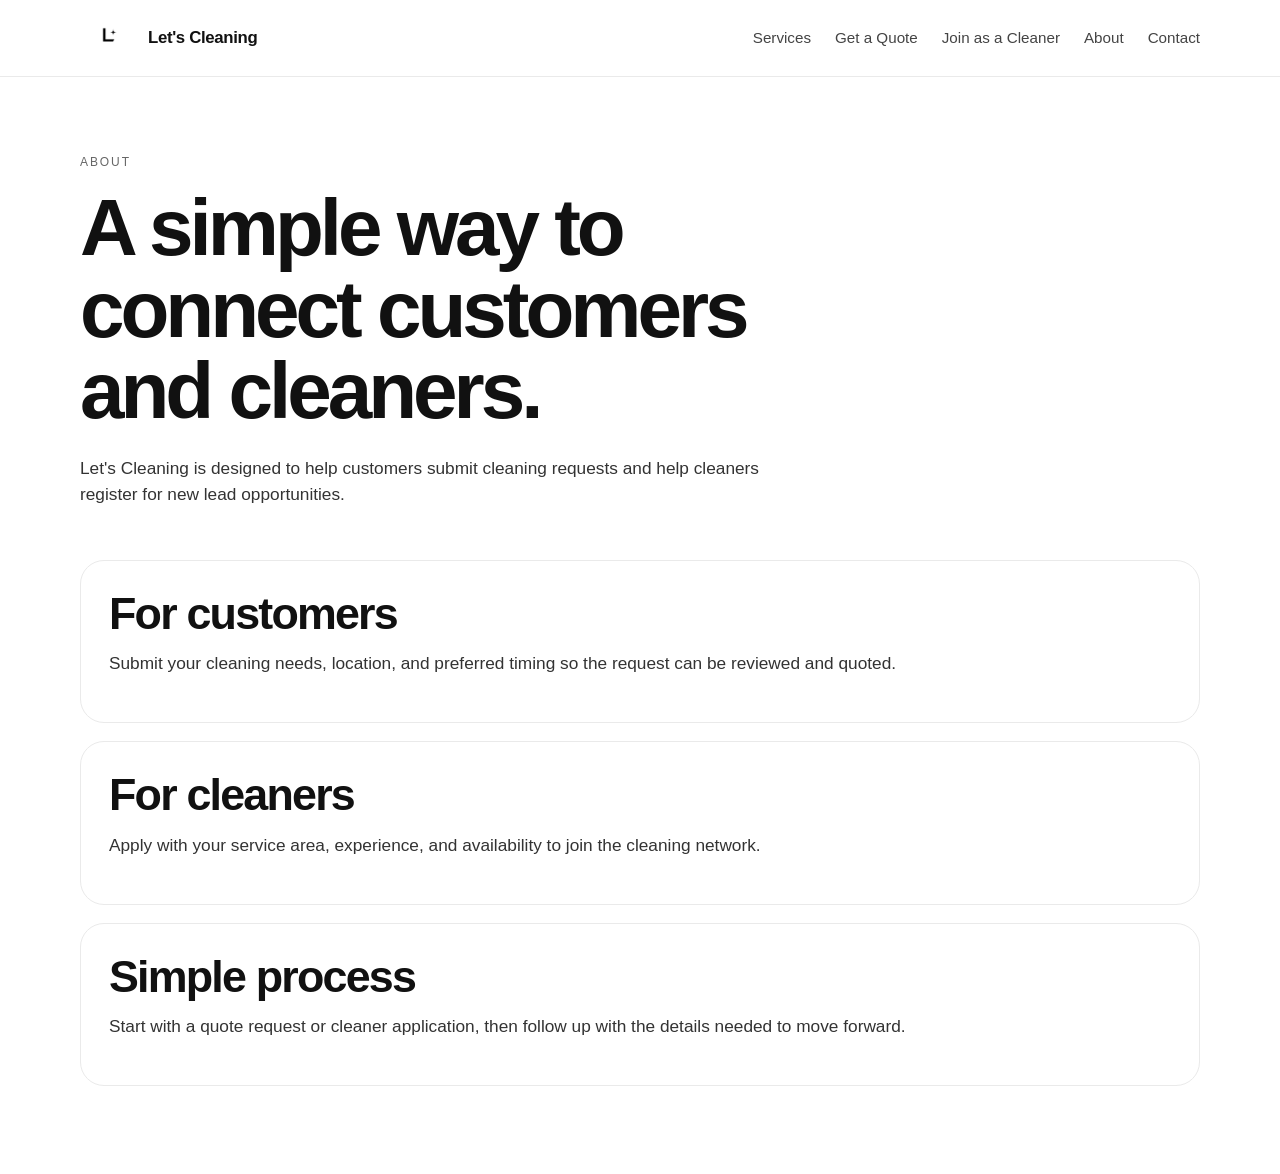
<file: about.html>
<!DOCTYPE html>
<html lang="en">
  <head>
    <meta charset="UTF-8" />
    <meta name="viewport" content="width=device-width, initial-scale=1.0" />
    <title>About Let's Cleaning</title>
    <meta
      name="description"
      content="Learn how Let's Cleaning connects customers who need cleaning services with cleaners ready to work."
    />
    <meta name="robots" content="index, follow" />
    <link rel="canonical" href="https://letscleaning.com/about.html" />
    <link rel="stylesheet" href="styles.css" />
  </head>
  <body>
    <header class="site-header">
      <div class="page-shell nav-shell">
        <a class="brand brand-mark" href="index.html" aria-label="Let's Cleaning home">
          <img src="L Logo.png" alt="Let's Cleaning logo" class="brand-logo" />
          <span class="brand-text">Let's Cleaning</span>
        </a>
        <nav class="site-nav">
          <a href="services.html">Services</a>
          <a href="get-a-quote.html">Get a Quote</a>
          <a href="join-cleaner.html">Join as a Cleaner</a>
          <a href="about.html">About</a>
          <a href="contact.html">Contact</a>
        </nav>
      </div>
    </header>

    <main class="page-shell interior-page">
      <section class="page-intro">
        <p class="eyebrow">About</p>
        <h1>A simple way to connect customers and cleaners.</h1>
        <p class="lead">
          Let's Cleaning is designed to help customers submit cleaning requests
          and help cleaners register for new lead opportunities.
        </p>
      </section>

      <section class="stack-list">
        <article class="detail-card">
          <h2>For customers</h2>
          <p>Submit your cleaning needs, location, and preferred timing so the request can be reviewed and quoted.</p>
        </article>
        <article class="detail-card">
          <h2>For cleaners</h2>
          <p>Apply with your service area, experience, and availability to join the cleaning network.</p>
        </article>
        <article class="detail-card">
          <h2>Simple process</h2>
          <p>Start with a quote request or cleaner application, then follow up with the details needed to move forward.</p>
        </article>
      </section>
    </main>
  </body>
</html>
</file>
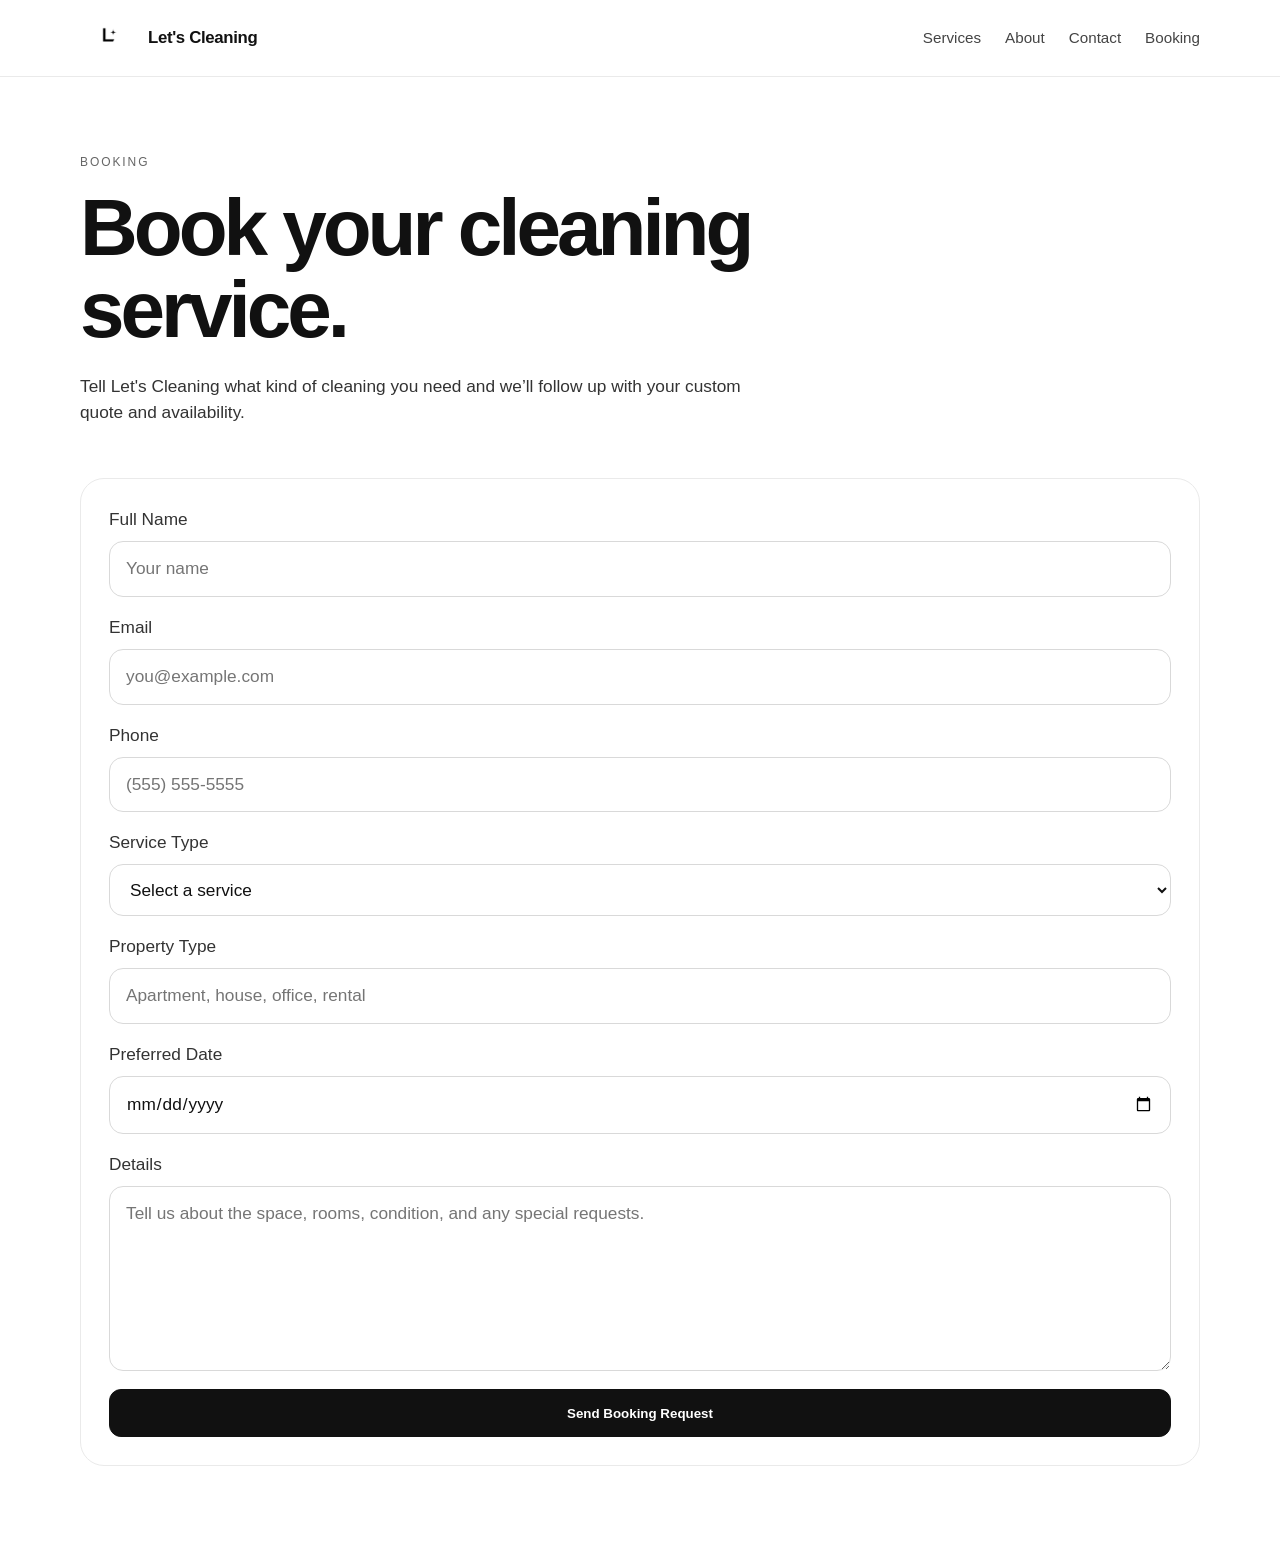
<file: booking.html>
<!DOCTYPE html>
<html lang="en">
  <head>
    <meta charset="UTF-8" />
    <meta name="viewport" content="width=device-width, initial-scale=1.0" />
    <title>Book Cleaning Service | Let's Cleaning</title>
    <meta
      name="description"
      content="Book cleaning service with Let's Cleaning for homes, apartments, rentals, offices, and move-out cleanings."
    />
    <meta name="robots" content="index, follow" />
    <link rel="canonical" href="https://letscleaning.com/booking.html" />
    <link rel="stylesheet" href="styles.css" />
  </head>
  <body>
    <header class="site-header">
      <div class="page-shell nav-shell">
        <a class="brand brand-mark" href="index.html" aria-label="Let's Cleaning home">
          <img src="L Logo.png" alt="Let's Cleaning logo" class="brand-logo" />
          <span class="brand-text">Let's Cleaning</span>
        </a>
        <nav class="site-nav">
          <a href="services.html">Services</a>
          <a href="about.html">About</a>
          <a href="contact.html">Contact</a>
          <a href="booking.html">Booking</a>
        </nav>
      </div>
    </header>

    <main class="page-shell interior-page">
      <section class="page-intro">
        <p class="eyebrow">Booking</p>
        <h1>Book your cleaning service.</h1>
        <p class="lead">
          Tell Let's Cleaning what kind of cleaning you need and we’ll follow up
          with your custom quote and availability.
        </p>
      </section>

      <section class="detail-card booking-card">
        <form class="booking-form" action="mailto:hello@letscleaning.com" method="post" enctype="text/plain">
          <label>
            Full Name
            <input type="text" name="Full Name" placeholder="Your name" required />
          </label>
          <label>
            Email
            <input type="email" name="Email" placeholder="you@example.com" required />
          </label>
          <label>
            Phone
            <input type="tel" name="Phone" placeholder="(555) 555-5555" />
          </label>
          <label>
            Service Type
            <select name="Service Type" required>
              <option value="">Select a service</option>
              <option>Standard Cleaning</option>
              <option>Deep Cleaning</option>
              <option>Move-In / Move-Out Cleaning</option>
              <option>Office Cleaning</option>
              <option>Airbnb Turnover</option>
              <option>Custom Request</option>
            </select>
          </label>
          <label>
            Property Type
            <input type="text" name="Property Type" placeholder="Apartment, house, office, rental" />
          </label>
          <label>
            Preferred Date
            <input type="date" name="Preferred Date" />
          </label>
          <label>
            Details
            <textarea name="Details" rows="6" placeholder="Tell us about the space, rooms, condition, and any special requests."></textarea>
          </label>
          <button class="button primary" type="submit">Send Booking Request</button>
        </form>
      </section>
    </main>
  </body>
</html>
</file>
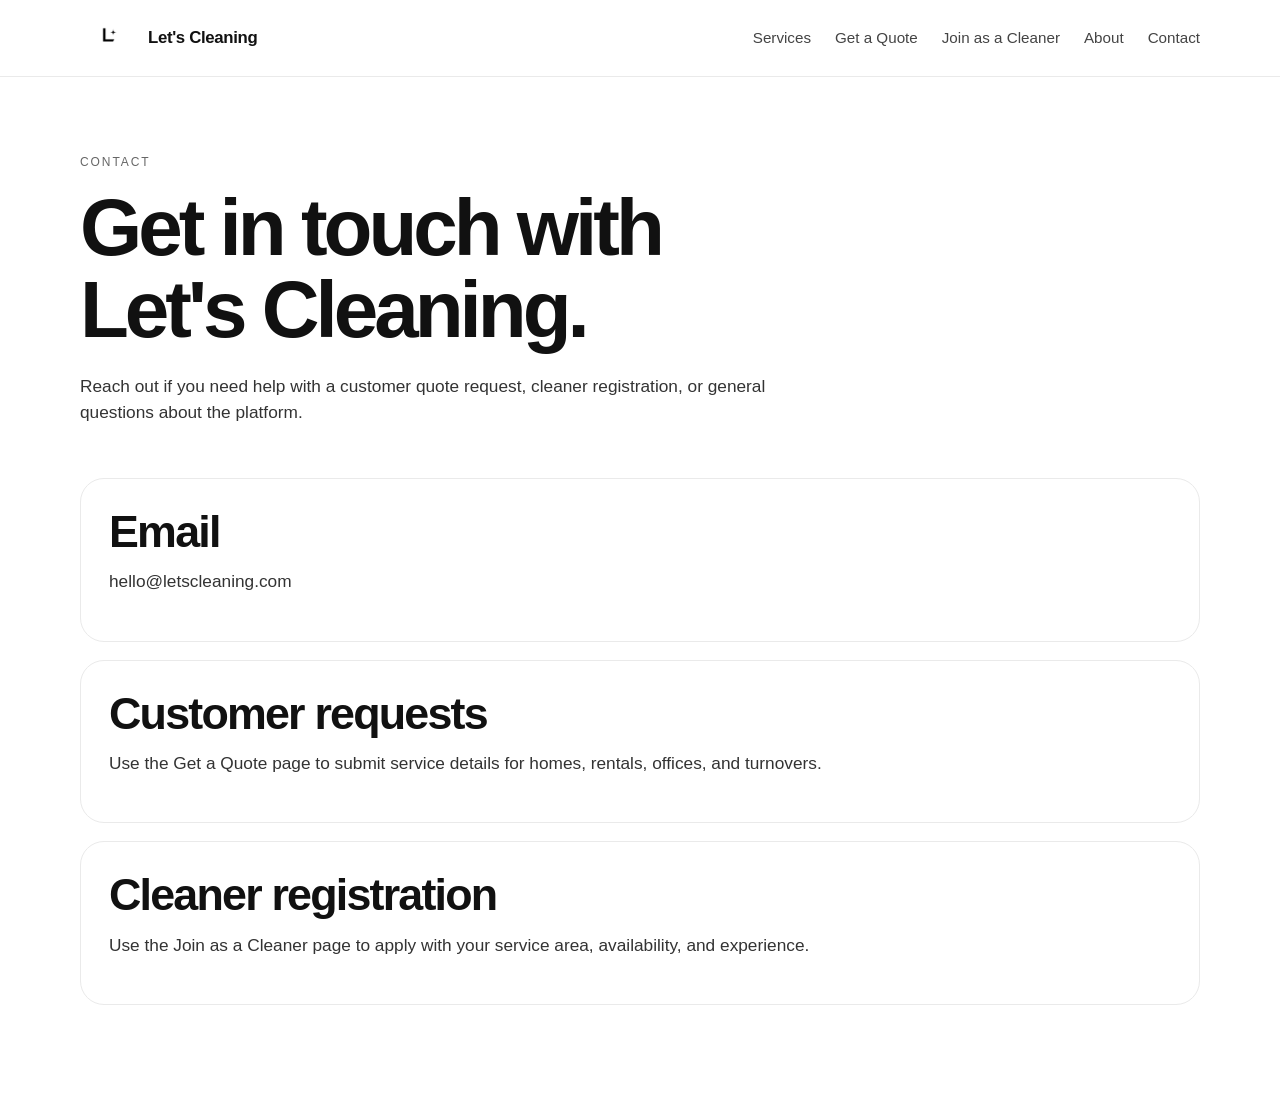
<file: contact.html>
<!DOCTYPE html>
<html lang="en">
  <head>
    <meta charset="UTF-8" />
    <meta name="viewport" content="width=device-width, initial-scale=1.0" />
    <title>Contact Let's Cleaning</title>
    <meta
      name="description"
      content="Contact Let's Cleaning to ask questions, request help, or learn more about quotes and cleaner registration."
    />
    <meta name="robots" content="index, follow" />
    <link rel="canonical" href="https://letscleaning.com/contact.html" />
    <link rel="stylesheet" href="styles.css" />
  </head>
  <body>
    <header class="site-header">
      <div class="page-shell nav-shell">
        <a class="brand brand-mark" href="index.html" aria-label="Let's Cleaning home">
          <img src="L Logo.png" alt="Let's Cleaning logo" class="brand-logo" />
          <span class="brand-text">Let's Cleaning</span>
        </a>
        <nav class="site-nav">
          <a href="services.html">Services</a>
          <a href="get-a-quote.html">Get a Quote</a>
          <a href="join-cleaner.html">Join as a Cleaner</a>
          <a href="about.html">About</a>
          <a href="contact.html">Contact</a>
        </nav>
      </div>
    </header>

    <main class="page-shell interior-page">
      <section class="page-intro">
        <p class="eyebrow">Contact</p>
        <h1>Get in touch with Let's Cleaning.</h1>
        <p class="lead">
          Reach out if you need help with a customer quote request, cleaner registration,
          or general questions about the platform.
        </p>
      </section>

      <section class="stack-list">
        <article class="detail-card">
          <h2>Email</h2>
          <p><a href="mailto:hello@letscleaning.com">hello@letscleaning.com</a></p>
        </article>
        <article class="detail-card">
          <h2>Customer requests</h2>
          <p>Use the Get a Quote page to submit service details for homes, rentals, offices, and turnovers.</p>
        </article>
        <article class="detail-card">
          <h2>Cleaner registration</h2>
          <p>Use the Join as a Cleaner page to apply with your service area, availability, and experience.</p>
        </article>
      </section>
    </main>
  </body>
</html>
</file>
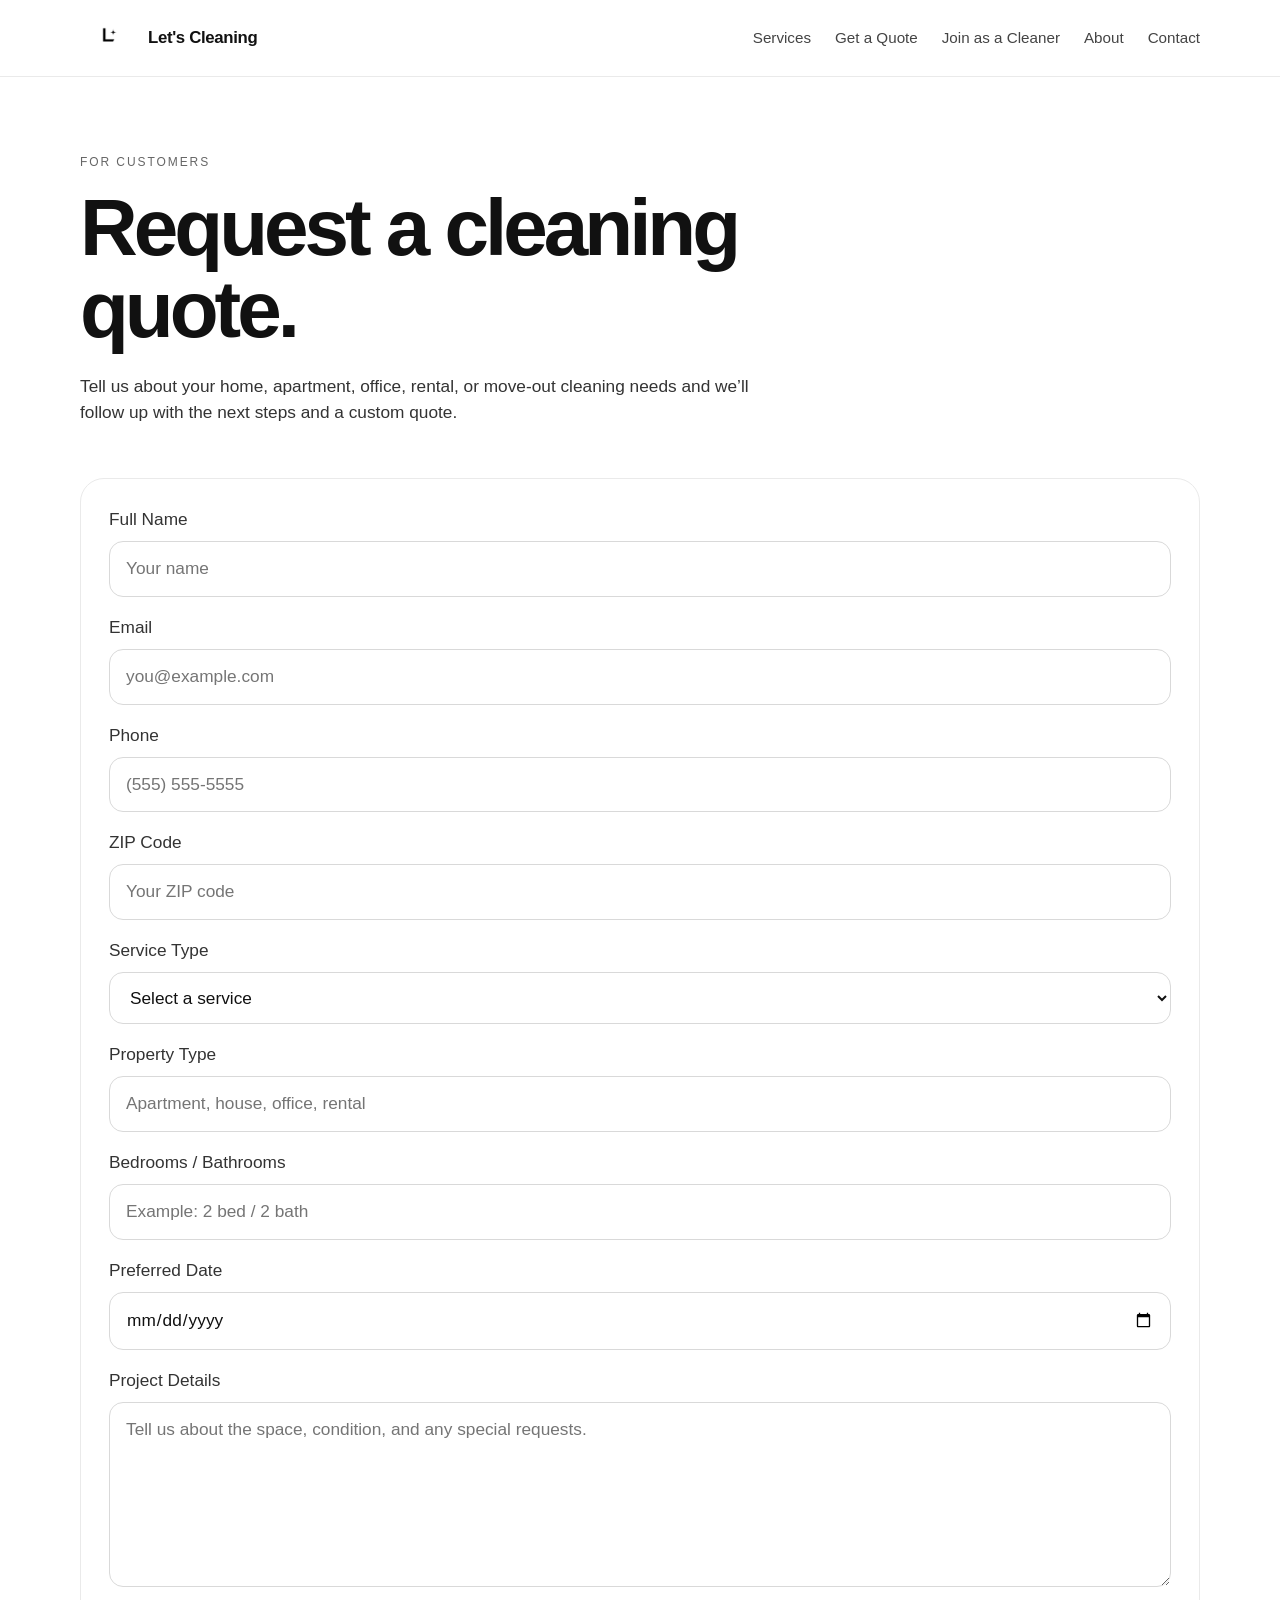
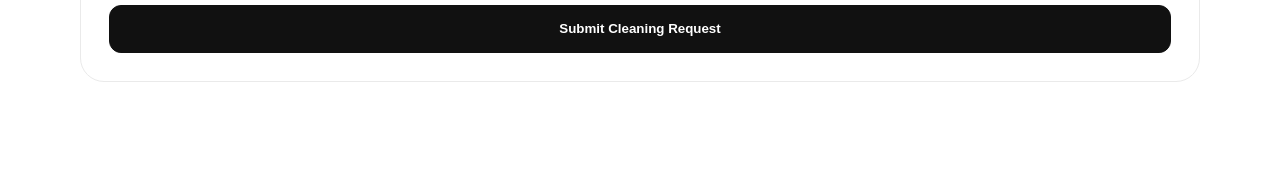
<file: get-a-quote.html>
<!DOCTYPE html>
<html lang="en">
  <head>
    <meta charset="UTF-8" />
    <meta name="viewport" content="width=device-width, initial-scale=1.0" />
    <title>Get a Cleaning Quote | Let's Cleaning</title>
    <meta
      name="description"
      content="Submit a cleaning request with Let's Cleaning for homes, apartments, offices, rentals, and move-out cleanings."
    />
    <meta name="robots" content="index, follow" />
    <link rel="canonical" href="https://letscleaning.com/get-a-quote.html" />
    <link rel="stylesheet" href="styles.css" />
  </head>
  <body>
    <header class="site-header">
      <div class="page-shell nav-shell">
        <a class="brand brand-mark" href="index.html" aria-label="Let's Cleaning home">
          <img src="L Logo.png" alt="Let's Cleaning logo" class="brand-logo" />
          <span class="brand-text">Let's Cleaning</span>
        </a>
        <nav class="site-nav">
          <a href="services.html">Services</a>
          <a href="get-a-quote.html">Get a Quote</a>
          <a href="join-cleaner.html">Join as a Cleaner</a>
          <a href="about.html">About</a>
          <a href="contact.html">Contact</a>
        </nav>
      </div>
    </header>

    <main class="page-shell interior-page">
      <section class="page-intro">
        <p class="eyebrow">For Customers</p>
        <h1>Request a cleaning quote.</h1>
        <p class="lead">
          Tell us about your home, apartment, office, rental, or move-out cleaning needs
          and we’ll follow up with the next steps and a custom quote.
        </p>
      </section>

      <section class="detail-card booking-card">
        <form class="booking-form" action="mailto:hello@letscleaning.com" method="post" enctype="text/plain">
          <label>
            Full Name
            <input type="text" name="Full Name" placeholder="Your name" required />
          </label>
          <label>
            Email
            <input type="email" name="Email" placeholder="you@example.com" required />
          </label>
          <label>
            Phone
            <input type="tel" name="Phone" placeholder="(555) 555-5555" />
          </label>
          <label>
            ZIP Code
            <input type="text" name="ZIP Code" placeholder="Your ZIP code" />
          </label>
          <label>
            Service Type
            <select name="Service Type" required>
              <option value="">Select a service</option>
              <option>Standard Cleaning</option>
              <option>Deep Cleaning</option>
              <option>Move-In / Move-Out Cleaning</option>
              <option>Office Cleaning</option>
              <option>Airbnb Turnover</option>
              <option>Custom Request</option>
            </select>
          </label>
          <label>
            Property Type
            <input type="text" name="Property Type" placeholder="Apartment, house, office, rental" />
          </label>
          <label>
            Bedrooms / Bathrooms
            <input type="text" name="Bedrooms and Bathrooms" placeholder="Example: 2 bed / 2 bath" />
          </label>
          <label>
            Preferred Date
            <input type="date" name="Preferred Date" />
          </label>
          <label>
            Project Details
            <textarea name="Project Details" rows="6" placeholder="Tell us about the space, condition, and any special requests."></textarea>
          </label>
          <button class="button primary" type="submit">Submit Cleaning Request</button>
        </form>
      </section>
    </main>
  </body>
</html>
</file>
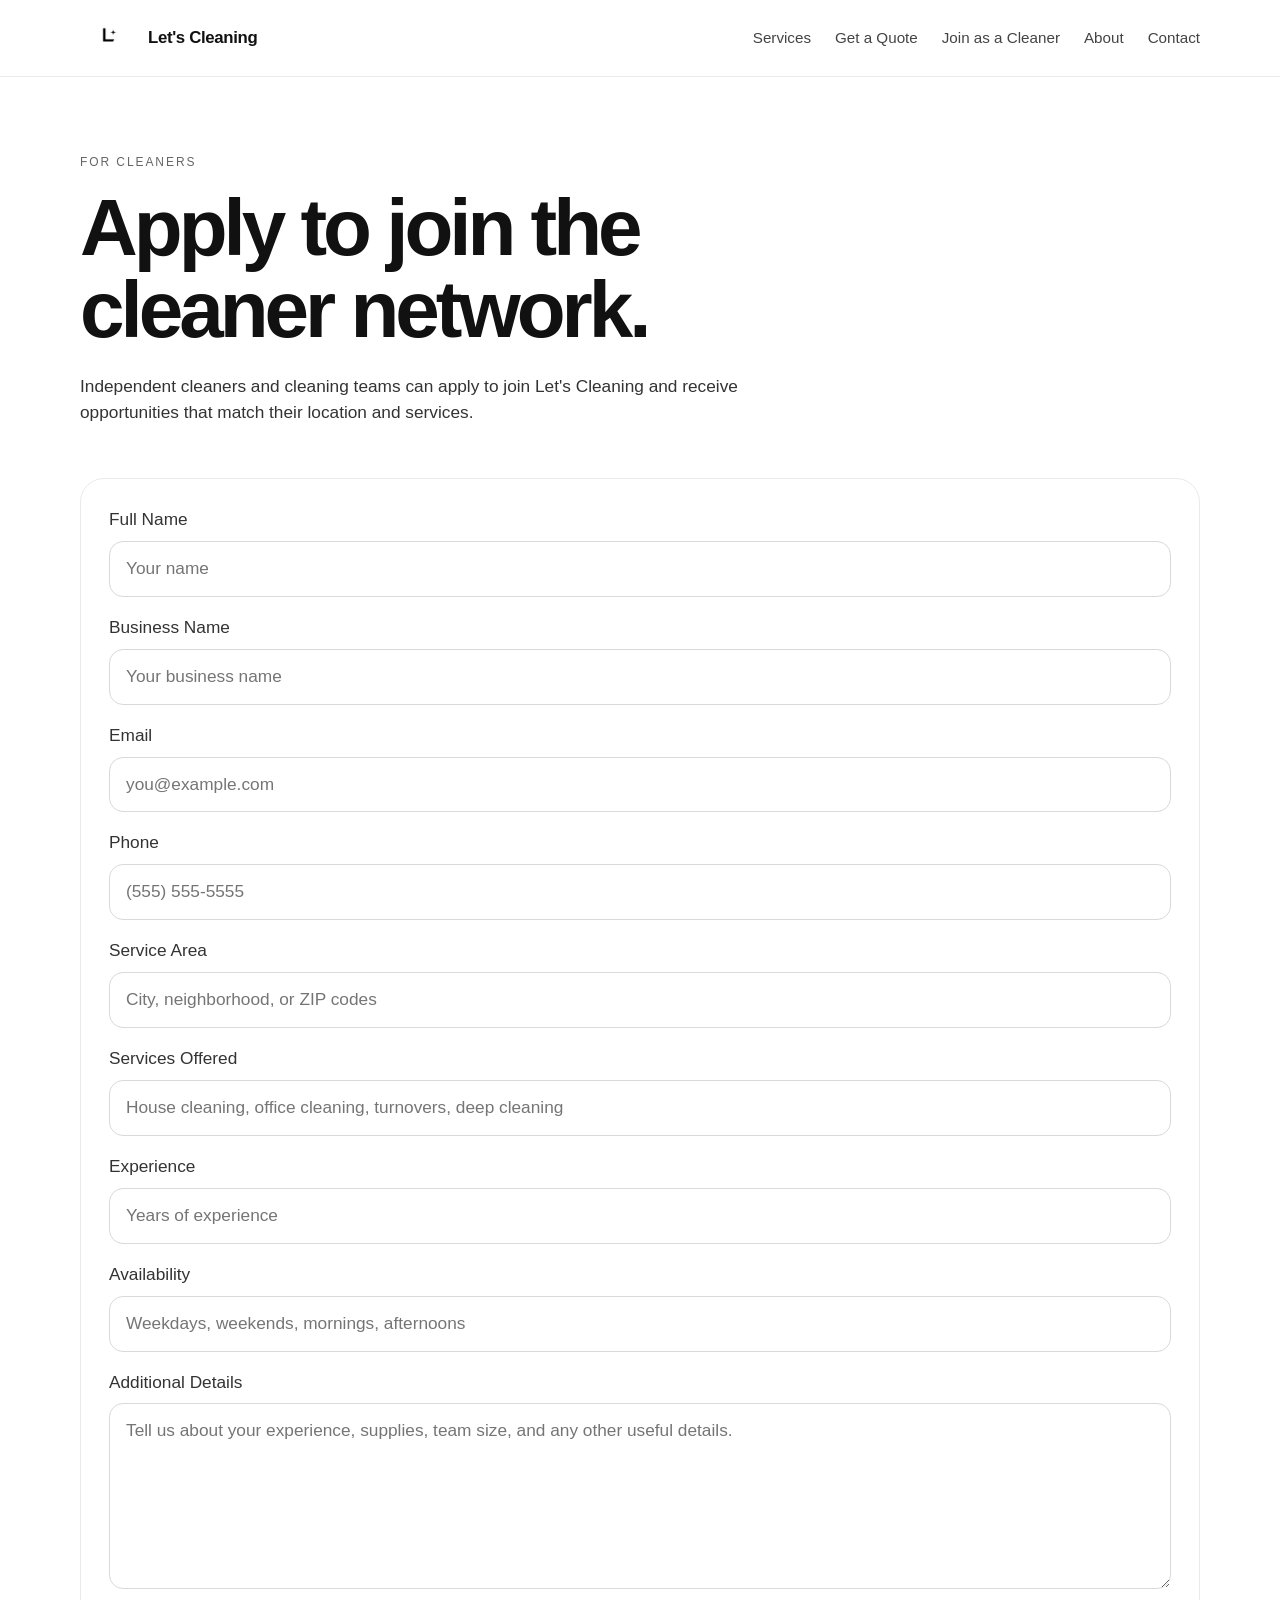
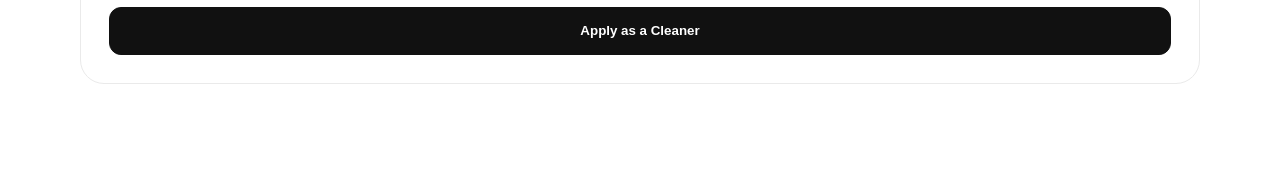
<file: join-cleaner.html>
<!DOCTYPE html>
<html lang="en">
  <head>
    <meta charset="UTF-8" />
    <meta name="viewport" content="width=device-width, initial-scale=1.0" />
    <title>Join as a Cleaner | Let's Cleaning</title>
    <meta
      name="description"
      content="Apply to join Let's Cleaning as a cleaner and share your service area, experience, and availability."
    />
    <meta name="robots" content="index, follow" />
    <link rel="canonical" href="https://letscleaning.com/join-cleaner.html" />
    <link rel="stylesheet" href="styles.css" />
  </head>
  <body>
    <header class="site-header">
      <div class="page-shell nav-shell">
        <a class="brand brand-mark" href="index.html" aria-label="Let's Cleaning home">
          <img src="L Logo.png" alt="Let's Cleaning logo" class="brand-logo" />
          <span class="brand-text">Let's Cleaning</span>
        </a>
        <nav class="site-nav">
          <a href="services.html">Services</a>
          <a href="get-a-quote.html">Get a Quote</a>
          <a href="join-cleaner.html">Join as a Cleaner</a>
          <a href="about.html">About</a>
          <a href="contact.html">Contact</a>
        </nav>
      </div>
    </header>

    <main class="page-shell interior-page">
      <section class="page-intro">
        <p class="eyebrow">For Cleaners</p>
        <h1>Apply to join the cleaner network.</h1>
        <p class="lead">
          Independent cleaners and cleaning teams can apply to join Let's Cleaning
          and receive opportunities that match their location and services.
        </p>
      </section>

      <section class="detail-card booking-card">
        <form class="booking-form" action="mailto:hello@letscleaning.com" method="post" enctype="text/plain">
          <label>
            Full Name
            <input type="text" name="Full Name" placeholder="Your name" required />
          </label>
          <label>
            Business Name
            <input type="text" name="Business Name" placeholder="Your business name" />
          </label>
          <label>
            Email
            <input type="email" name="Email" placeholder="you@example.com" required />
          </label>
          <label>
            Phone
            <input type="tel" name="Phone" placeholder="(555) 555-5555" />
          </label>
          <label>
            Service Area
            <input type="text" name="Service Area" placeholder="City, neighborhood, or ZIP codes" />
          </label>
          <label>
            Services Offered
            <input type="text" name="Services Offered" placeholder="House cleaning, office cleaning, turnovers, deep cleaning" />
          </label>
          <label>
            Experience
            <input type="text" name="Experience" placeholder="Years of experience" />
          </label>
          <label>
            Availability
            <input type="text" name="Availability" placeholder="Weekdays, weekends, mornings, afternoons" />
          </label>
          <label>
            Additional Details
            <textarea name="Additional Details" rows="6" placeholder="Tell us about your experience, supplies, team size, and any other useful details."></textarea>
          </label>
          <button class="button primary" type="submit">Apply as a Cleaner</button>
        </form>
      </section>
    </main>
  </body>
</html>
</file>
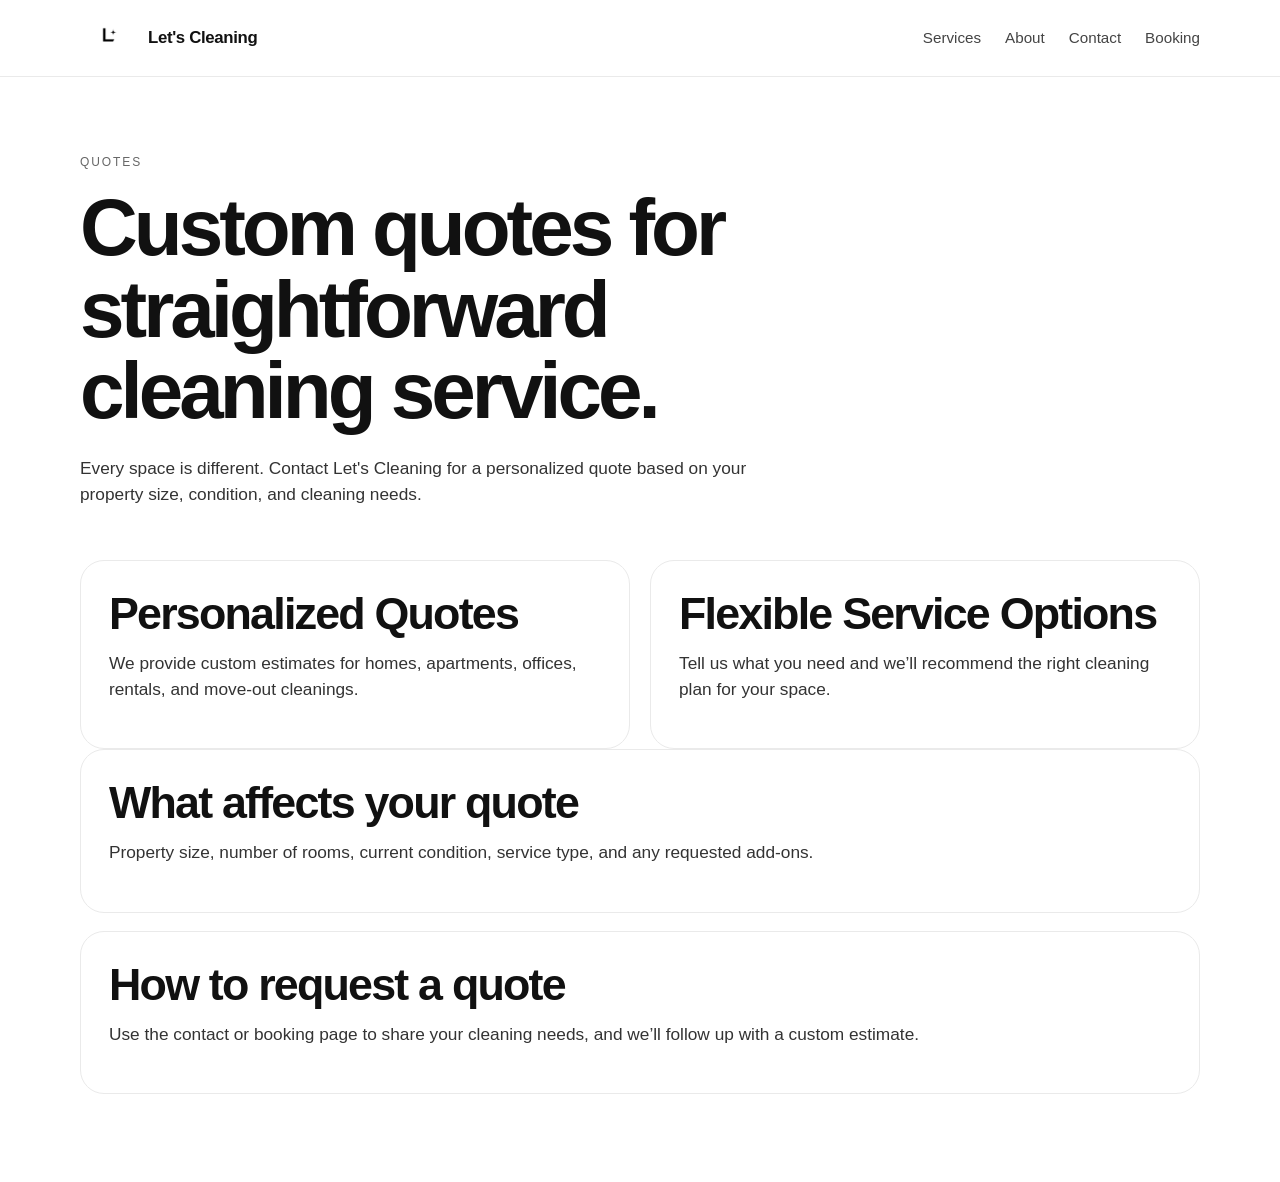
<file: pricing.html>
<!DOCTYPE html>
<html lang="en">
  <head>
    <meta charset="UTF-8" />
    <meta name="viewport" content="width=device-width, initial-scale=1.0" />
    <title>Cleaning Quotes | Let's Cleaning</title>
    <meta
      name="description"
      content="Request a custom cleaning quote from Let's Cleaning for homes, apartments, offices, rentals, and move-out cleanings."
    />
    <meta name="robots" content="index, follow" />
    <link rel="canonical" href="https://letscleaning.com/pricing.html" />
    <link rel="stylesheet" href="styles.css" />
  </head>
  <body>
    <header class="site-header">
      <div class="page-shell nav-shell">
        <a class="brand brand-mark" href="index.html" aria-label="Let's Cleaning home">
          <img src="L Logo.png" alt="Let's Cleaning logo" class="brand-logo" />
          <span class="brand-text">Let's Cleaning</span>
        </a>
        <nav class="site-nav">
          <a href="services.html">Services</a>
          <a href="about.html">About</a>
          <a href="contact.html">Contact</a>
          <a href="booking.html">Booking</a>
        </nav>
      </div>
    </header>

    <main class="page-shell interior-page">
      <section class="page-intro">
        <p class="eyebrow">Quotes</p>
        <h1>Custom quotes for straightforward cleaning service.</h1>
        <p class="lead">
          Every space is different. Contact Let's Cleaning for a personalized quote
          based on your property size, condition, and cleaning needs.
        </p>
      </section>

      <section class="pricing-grid page-pricing-grid">
        <article class="price-card">
          <h2>Personalized Quotes</h2>
          <p>We provide custom estimates for homes, apartments, offices, rentals, and move-out cleanings.</p>
        </article>
        <article class="price-card">
          <h2>Flexible Service Options</h2>
          <p>Tell us what you need and we’ll recommend the right cleaning plan for your space.</p>
        </article>
      </section>

      <section class="stack-list pricing-notes">
        <article class="detail-card">
          <h2>What affects your quote</h2>
          <p>Property size, number of rooms, current condition, service type, and any requested add-ons.</p>
        </article>
        <article class="detail-card">
          <h2>How to request a quote</h2>
          <p>Use the contact or booking page to share your cleaning needs, and we’ll follow up with a custom estimate.</p>
        </article>
      </section>
    </main>
  </body>
</html>
</file>
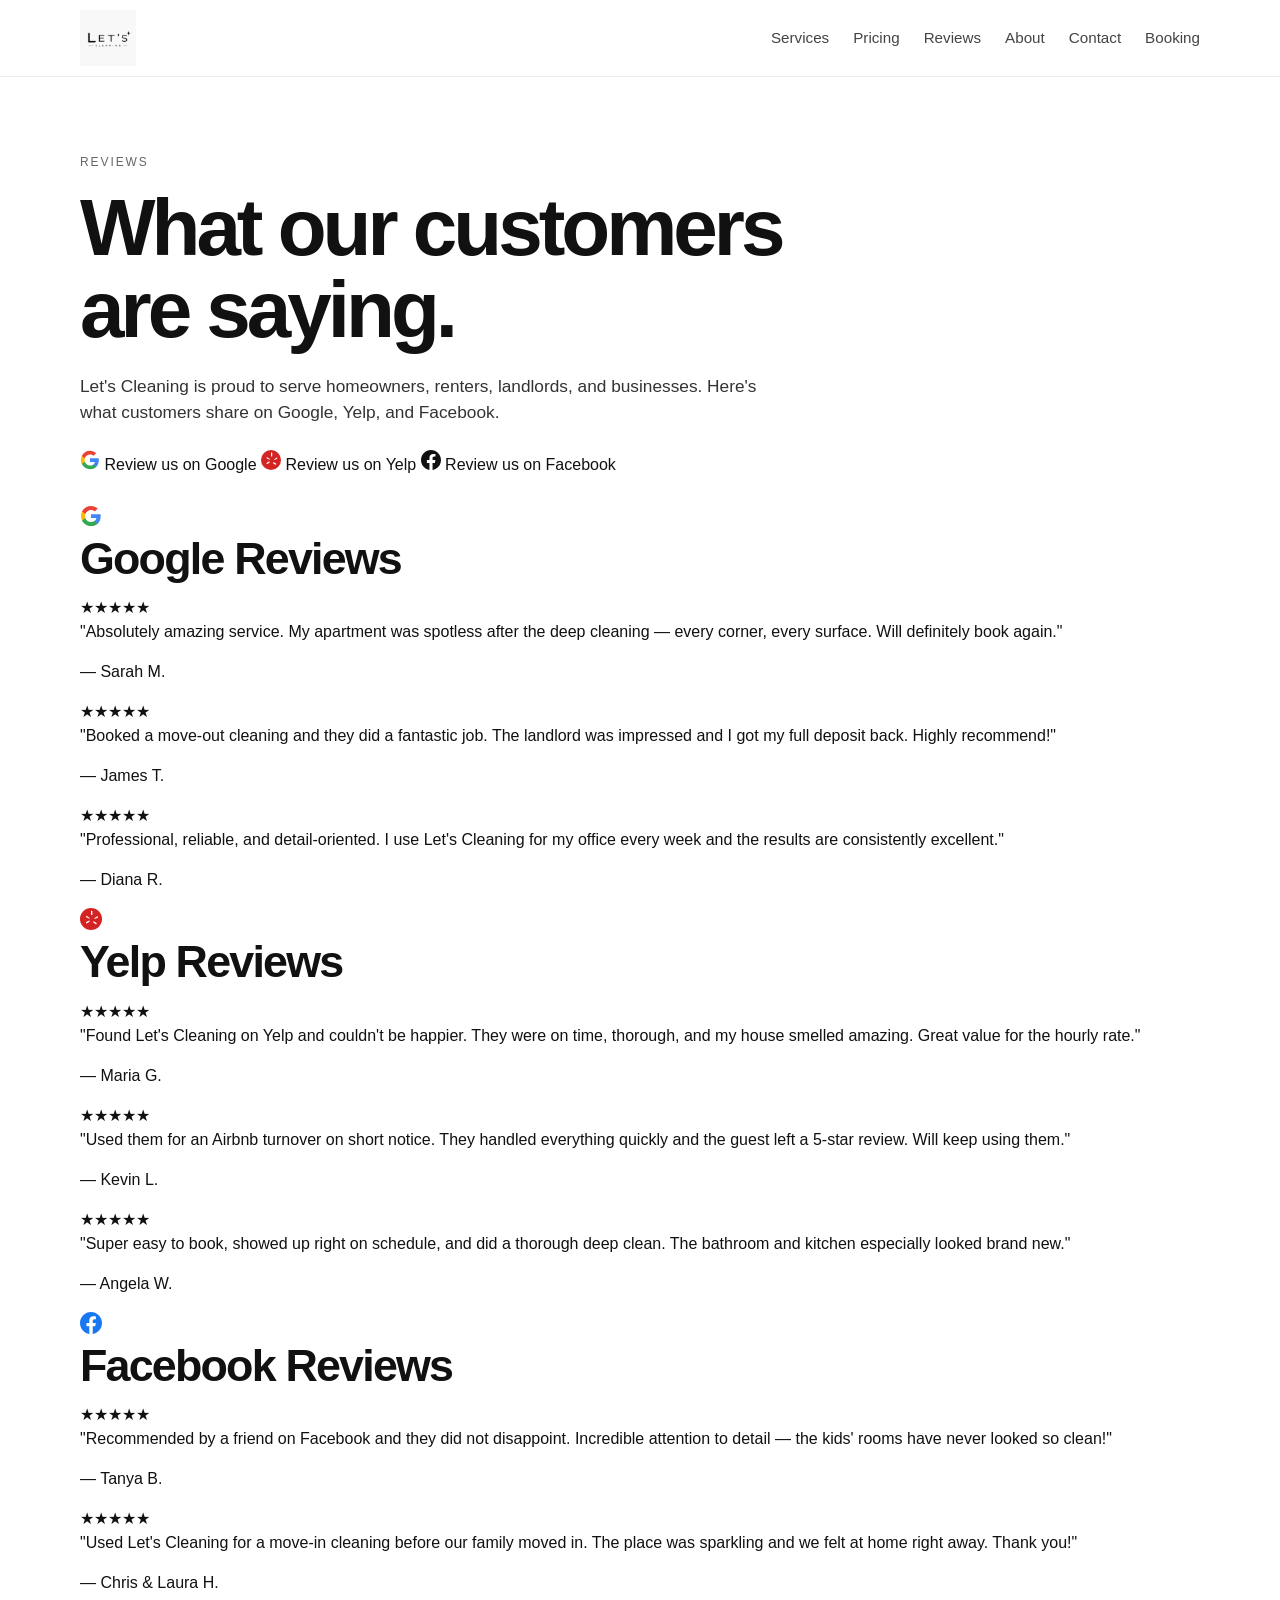
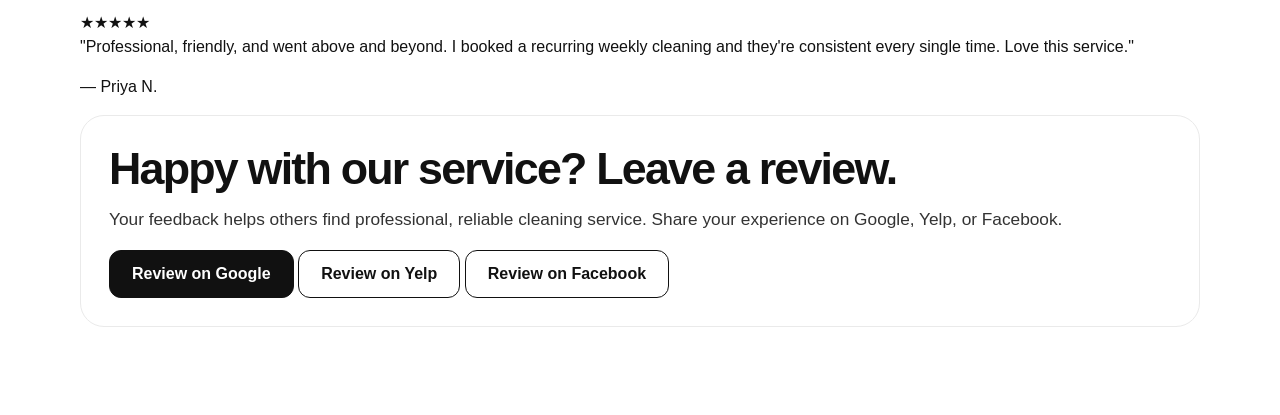
<file: reviews.html>
<!DOCTYPE html>
<html lang="en">
  <head>
    <meta charset="UTF-8" />
    <meta name="viewport" content="width=device-width, initial-scale=1.0" />
    <title>Reviews | Let's Cleaning</title>
    <meta
      name="description"
      content="Read customer reviews for Let's Cleaning on Google, Yelp, and Facebook. Trusted house cleaning, apartment cleaning, office cleaning, and move-out cleaning service."
    />
    <meta name="robots" content="index, follow" />
    <meta name="keywords" content="cleaning service reviews, house cleaning reviews, Google reviews cleaning, Yelp cleaning reviews, Facebook cleaning reviews, trusted cleaning company, cleaning service testimonials, best cleaning service" />
    <meta property="og:type" content="website" />
    <meta property="og:title" content="Reviews | Let's Cleaning" />
    <meta property="og:description" content="Read customer reviews for Let's Cleaning on Google, Yelp, and Facebook. Trusted house cleaning, apartment cleaning, office cleaning, and move-out cleaning service." />
    <meta property="og:url" content="https://letscleaning.com/reviews.html" />
    <meta property="og:site_name" content="Let's Cleaning" />
    <link rel="canonical" href="https://letscleaning.com/reviews.html" />
    <link rel="stylesheet" href="styles.css" />
  </head>
  <body>
    <header class="site-header">
      <div class="page-shell nav-shell">
        <a class="brand brand-mark" href="index.html" aria-label="Let's Cleaning home">
          <img src="logo.png" alt="Let's Cleaning logo" class="brand-logo" />
        </a>
        <nav class="site-nav">
          <a href="services.html">Services</a>
          <a href="pricing.html">Pricing</a>
          <a href="reviews.html">Reviews</a>
          <a href="about.html">About</a>
          <a href="contact.html">Contact</a>
          <a href="booking.html">Booking</a>
        </nav>
      </div>
    </header>

    <main class="page-shell interior-page">
      <section class="page-intro">
        <p class="eyebrow">Reviews</p>
        <h1>What our customers are saying.</h1>
        <p class="lead">
          Let's Cleaning is proud to serve homeowners, renters, landlords, and
          businesses. Here's what customers share on Google, Yelp, and Facebook.
        </p>
        <div class="review-platform-links">
          <a class="review-platform-badge google" href="https://www.google.com/maps/search/Let%27s+Cleaning" target="_blank" rel="noopener noreferrer">
            <svg width="20" height="20" viewBox="0 0 24 24" fill="none" aria-hidden="true">
              <path d="M22.56 12.25c0-.78-.07-1.53-.2-2.25H12v4.26h5.92c-.26 1.37-1.04 2.53-2.21 3.31v2.77h3.57c2.08-1.92 3.28-4.74 3.28-8.09z" fill="#4285F4"/>
              <path d="M12 23c2.97 0 5.46-.98 7.28-2.66l-3.57-2.77c-.98.66-2.23 1.06-3.71 1.06-2.86 0-5.29-1.93-6.16-4.53H2.18v2.84C3.99 20.53 7.7 23 12 23z" fill="#34A853"/>
              <path d="M5.84 14.09c-.22-.66-.35-1.36-.35-2.09s.13-1.43.35-2.09V7.07H2.18C1.43 8.55 1 10.22 1 12s.43 3.45 1.18 4.93l3.66-2.84z" fill="#FBBC05"/>
              <path d="M12 5.38c1.62 0 3.06.56 4.21 1.64l3.15-3.15C17.45 2.09 14.97 1 12 1 7.7 1 3.99 3.47 2.18 7.07l3.66 2.84c.87-2.6 3.3-4.53 6.16-4.53z" fill="#EA4335"/>
            </svg>
            Review us on Google
          </a>
          <a class="review-platform-badge yelp" href="https://www.yelp.com/search?find_desc=Let%27s+Cleaning" target="_blank" rel="noopener noreferrer">
            <svg width="20" height="20" viewBox="0 0 24 24" aria-hidden="true" fill="none">
              <circle cx="12" cy="12" r="12" fill="#d32323"/>
              <path d="M10.3 14.9l-2.6 1.8c-.3.2-.7.1-.9-.2l-.1-.2c-.2-.3-.1-.7.2-.9l2.7-1.6c.3-.2.7-.1.9.3.2.3.1.6-.2.8zm-.8-3.6L6.8 10c-.3-.2-.4-.6-.2-.9l.1-.2c.2-.3.6-.4.9-.2l2.6 1.8c.3.2.4.6.2.9-.2.3-.6.4-.9.2zm2.5-4.2V3.6c0-.4.3-.6.7-.6h.2c.4 0 .6.3.6.6v3.5c0 .4-.3.6-.7.6h-.2c-.3 0-.6-.2-.6-.6zm3.3 7.6l2.7 1.6c.3.2.4.6.2.9l-.1.2c-.2.3-.6.4-.9.2l-2.6-1.8c-.3-.2-.4-.6-.2-.9.2-.4.6-.4.9-.2zm.6-3.7l2.6-1.8c.3-.2.7-.1.9.2l.1.2c.2.3.1.7-.2.9l-2.7 1.3c-.3.2-.7 0-.9-.3-.1-.3 0-.6.2-.5z" fill="white"/>
            </svg>
            Review us on Yelp
          </a>
          <a class="review-platform-badge facebook" href="https://www.facebook.com/search/top?q=Let%27s+Cleaning" target="_blank" rel="noopener noreferrer">
            <svg width="20" height="20" viewBox="0 0 24 24" fill="currentColor" aria-hidden="true">
              <path d="M24 12.073C24 5.405 18.627 0 12 0S0 5.405 0 12.073C0 18.1 4.388 23.094 10.125 24v-8.437H7.078v-3.49h3.047V9.41c0-3.025 1.792-4.697 4.533-4.697 1.312 0 2.686.236 2.686.236v2.97h-1.514c-1.491 0-1.956.93-1.956 1.883v2.27h3.328l-.532 3.49h-2.796V24C19.612 23.094 24 18.1 24 12.073z"/>
            </svg>
            Review us on Facebook
          </a>
        </div>
      </section>

      <section class="reviews-section">
        <div class="reviews-platform-group">
          <div class="platform-header">
            <span class="platform-logo google-logo">
              <svg width="22" height="22" viewBox="0 0 24 24" fill="none" aria-hidden="true">
                <path d="M22.56 12.25c0-.78-.07-1.53-.2-2.25H12v4.26h5.92c-.26 1.37-1.04 2.53-2.21 3.31v2.77h3.57c2.08-1.92 3.28-4.74 3.28-8.09z" fill="#4285F4"/>
                <path d="M12 23c2.97 0 5.46-.98 7.28-2.66l-3.57-2.77c-.98.66-2.23 1.06-3.71 1.06-2.86 0-5.29-1.93-6.16-4.53H2.18v2.84C3.99 20.53 7.7 23 12 23z" fill="#34A853"/>
                <path d="M5.84 14.09c-.22-.66-.35-1.36-.35-2.09s.13-1.43.35-2.09V7.07H2.18C1.43 8.55 1 10.22 1 12s.43 3.45 1.18 4.93l3.66-2.84z" fill="#FBBC05"/>
                <path d="M12 5.38c1.62 0 3.06.56 4.21 1.64l3.15-3.15C17.45 2.09 14.97 1 12 1 7.7 1 3.99 3.47 2.18 7.07l3.66 2.84c.87-2.6 3.3-4.53 6.16-4.53z" fill="#EA4335"/>
              </svg>
            </span>
            <h2>Google Reviews</h2>
          </div>
          <div class="reviews-grid">
            <article class="review-card">
              <div class="review-stars" aria-label="5 out of 5 stars">★★★★★</div>
              <p class="review-body">"Absolutely amazing service. My apartment was spotless after the deep cleaning — every corner, every surface. Will definitely book again."</p>
              <p class="review-author">— Sarah M.</p>
            </article>
            <article class="review-card">
              <div class="review-stars" aria-label="5 out of 5 stars">★★★★★</div>
              <p class="review-body">"Booked a move-out cleaning and they did a fantastic job. The landlord was impressed and I got my full deposit back. Highly recommend!"</p>
              <p class="review-author">— James T.</p>
            </article>
            <article class="review-card">
              <div class="review-stars" aria-label="5 out of 5 stars">★★★★★</div>
              <p class="review-body">"Professional, reliable, and detail-oriented. I use Let's Cleaning for my office every week and the results are consistently excellent."</p>
              <p class="review-author">— Diana R.</p>
            </article>
          </div>
        </div>

        <div class="reviews-platform-group">
          <div class="platform-header">
            <span class="platform-logo yelp-logo">
              <svg width="22" height="22" viewBox="0 0 24 24" aria-hidden="true" fill="none">
                <circle cx="12" cy="12" r="12" fill="#d32323"/>
                <path d="M10.3 14.9l-2.6 1.8c-.3.2-.7.1-.9-.2l-.1-.2c-.2-.3-.1-.7.2-.9l2.7-1.6c.3-.2.7-.1.9.3.2.3.1.6-.2.8zm-.8-3.6L6.8 10c-.3-.2-.4-.6-.2-.9l.1-.2c.2-.3.6-.4.9-.2l2.6 1.8c.3.2.4.6.2.9-.2.3-.6.4-.9.2zm2.5-4.2V3.6c0-.4.3-.6.7-.6h.2c.4 0 .6.3.6.6v3.5c0 .4-.3.6-.7.6h-.2c-.3 0-.6-.2-.6-.6zm3.3 7.6l2.7 1.6c.3.2.4.6.2.9l-.1.2c-.2.3-.6.4-.9.2l-2.6-1.8c-.3-.2-.4-.6-.2-.9.2-.4.6-.4.9-.2zm.6-3.7l2.6-1.8c.3-.2.7-.1.9.2l.1.2c.2.3.1.7-.2.9l-2.7 1.3c-.3.2-.7 0-.9-.3-.1-.3 0-.6.2-.5z" fill="white"/>
              </svg>
            </span>
            <h2>Yelp Reviews</h2>
          </div>
          <div class="reviews-grid">
            <article class="review-card">
              <div class="review-stars" aria-label="5 out of 5 stars">★★★★★</div>
              <p class="review-body">"Found Let's Cleaning on Yelp and couldn't be happier. They were on time, thorough, and my house smelled amazing. Great value for the hourly rate."</p>
              <p class="review-author">— Maria G.</p>
            </article>
            <article class="review-card">
              <div class="review-stars" aria-label="5 out of 5 stars">★★★★★</div>
              <p class="review-body">"Used them for an Airbnb turnover on short notice. They handled everything quickly and the guest left a 5-star review. Will keep using them."</p>
              <p class="review-author">— Kevin L.</p>
            </article>
            <article class="review-card">
              <div class="review-stars" aria-label="5 out of 5 stars">★★★★★</div>
              <p class="review-body">"Super easy to book, showed up right on schedule, and did a thorough deep clean. The bathroom and kitchen especially looked brand new."</p>
              <p class="review-author">— Angela W.</p>
            </article>
          </div>
        </div>

        <div class="reviews-platform-group">
          <div class="platform-header">
            <span class="platform-logo facebook-logo">
              <svg width="22" height="22" viewBox="0 0 24 24" fill="#1877F2" aria-hidden="true">
                <path d="M24 12.073C24 5.405 18.627 0 12 0S0 5.405 0 12.073C0 18.1 4.388 23.094 10.125 24v-8.437H7.078v-3.49h3.047V9.41c0-3.025 1.792-4.697 4.533-4.697 1.312 0 2.686.236 2.686.236v2.97h-1.514c-1.491 0-1.956.93-1.956 1.883v2.27h3.328l-.532 3.49h-2.796V24C19.612 23.094 24 18.1 24 12.073z"/>
              </svg>
            </span>
            <h2>Facebook Reviews</h2>
          </div>
          <div class="reviews-grid">
            <article class="review-card">
              <div class="review-stars" aria-label="5 out of 5 stars">★★★★★</div>
              <p class="review-body">"Recommended by a friend on Facebook and they did not disappoint. Incredible attention to detail — the kids' rooms have never looked so clean!"</p>
              <p class="review-author">— Tanya B.</p>
            </article>
            <article class="review-card">
              <div class="review-stars" aria-label="5 out of 5 stars">★★★★★</div>
              <p class="review-body">"Used Let's Cleaning for a move-in cleaning before our family moved in. The place was sparkling and we felt at home right away. Thank you!"</p>
              <p class="review-author">— Chris & Laura H.</p>
            </article>
            <article class="review-card">
              <div class="review-stars" aria-label="5 out of 5 stars">★★★★★</div>
              <p class="review-body">"Professional, friendly, and went above and beyond. I booked a recurring weekly cleaning and they're consistent every single time. Love this service."</p>
              <p class="review-author">— Priya N.</p>
            </article>
          </div>
        </div>
      </section>

      <section class="reviews-cta detail-card">
        <h2>Happy with our service? Leave a review.</h2>
        <p>Your feedback helps others find professional, reliable cleaning service. Share your experience on Google, Yelp, or Facebook.</p>
        <div class="actions" style="margin-top: 18px;">
          <a class="button primary" href="https://www.google.com/maps/search/Let%27s+Cleaning" target="_blank" rel="noopener noreferrer">Review on Google</a>
          <a class="button secondary" href="https://www.yelp.com/search?find_desc=Let%27s+Cleaning" target="_blank" rel="noopener noreferrer">Review on Yelp</a>
          <a class="button secondary" href="https://www.facebook.com/search/top?q=Let%27s+Cleaning" target="_blank" rel="noopener noreferrer">Review on Facebook</a>
        </div>
      </section>
    </main>
  </body>
</html>
</file>
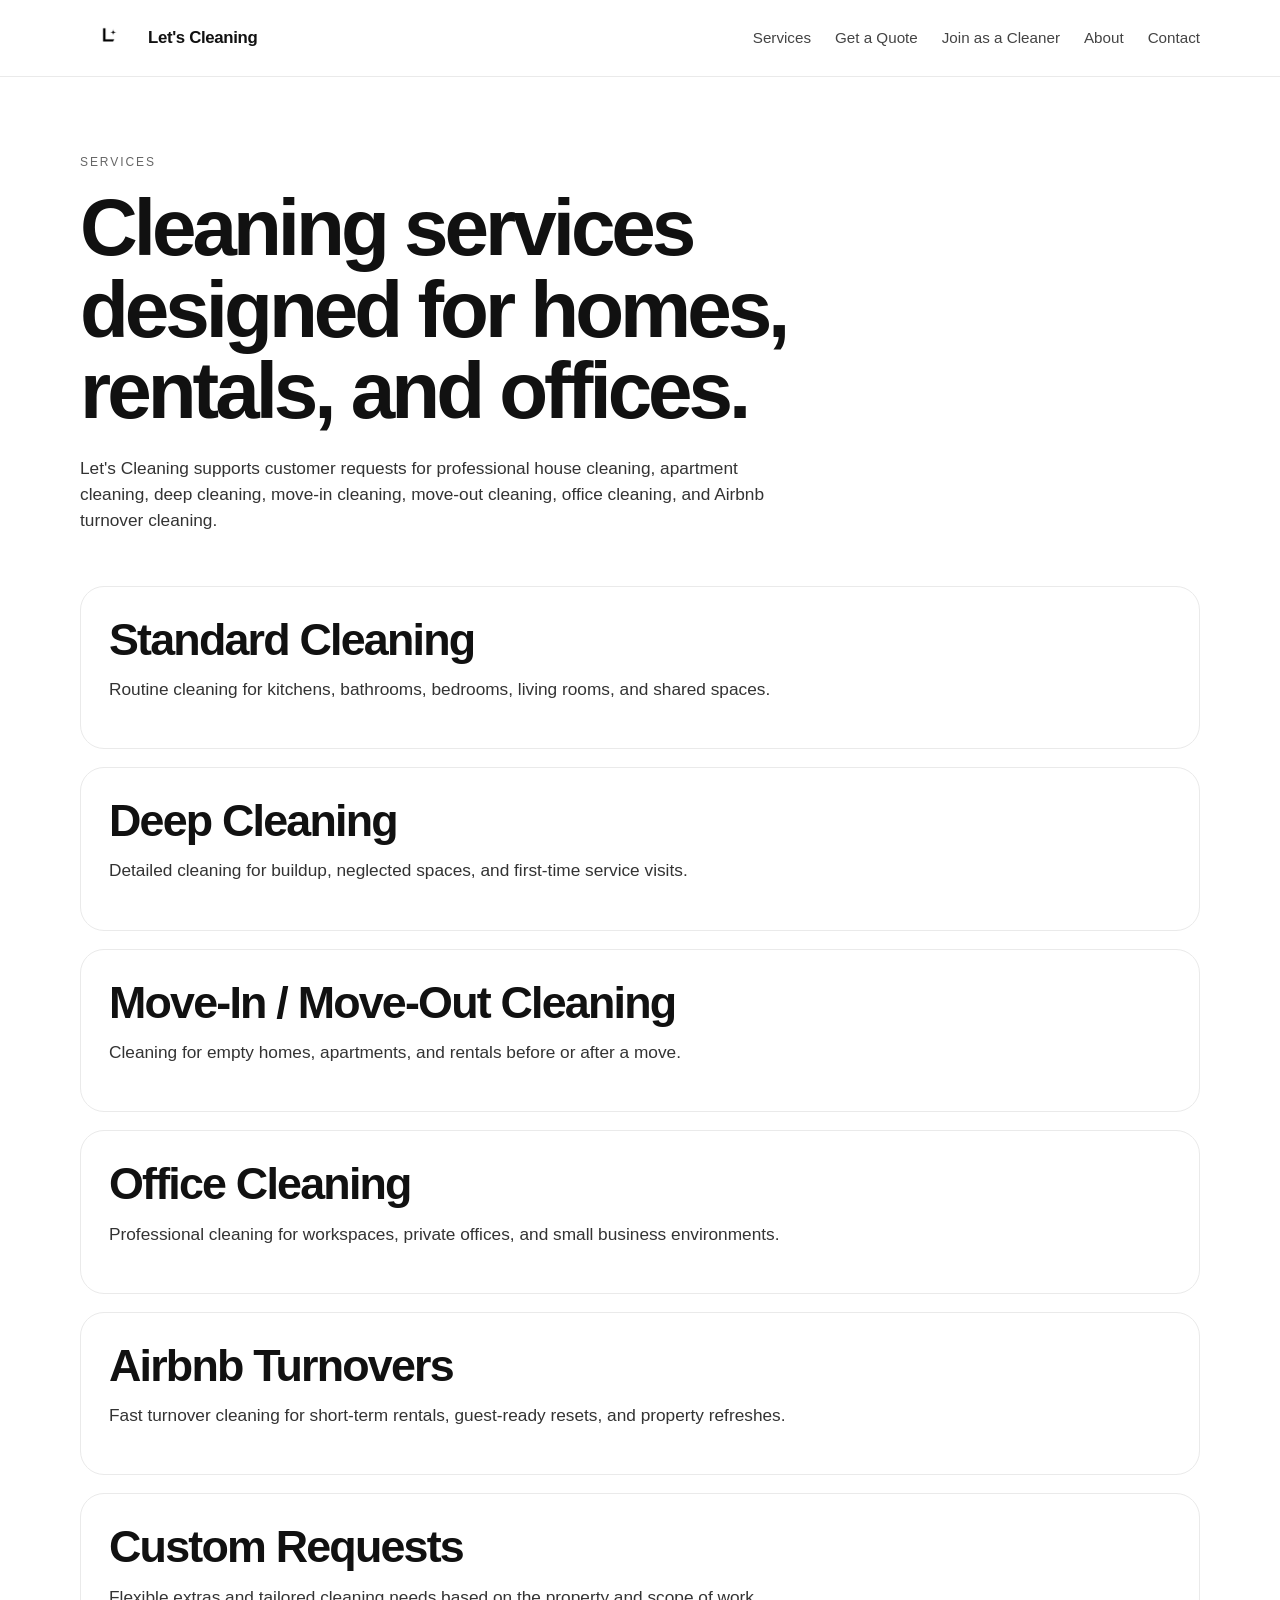
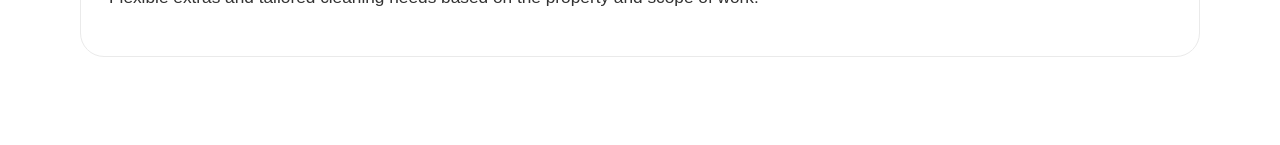
<file: services.html>
<!DOCTYPE html>
<html lang="en">
  <head>
    <meta charset="UTF-8" />
    <meta name="viewport" content="width=device-width, initial-scale=1.0" />
    <title>Cleaning Services | Let's Cleaning</title>
    <meta
      name="description"
      content="Explore Let's Cleaning services including house cleaning, apartment cleaning, office cleaning, move-in and move-out cleaning, deep cleaning, and Airbnb turnover cleaning."
    />
    <meta name="robots" content="index, follow" />
    <link rel="canonical" href="https://letscleaning.com/services.html" />
    <link rel="stylesheet" href="styles.css" />
  </head>
  <body>
    <header class="site-header">
      <div class="page-shell nav-shell">
        <a class="brand brand-mark" href="index.html" aria-label="Let's Cleaning home">
          <img src="L Logo.png" alt="Let's Cleaning logo" class="brand-logo" />
          <span class="brand-text">Let's Cleaning</span>
        </a>
        <nav class="site-nav">
          <a href="services.html">Services</a>
          <a href="get-a-quote.html">Get a Quote</a>
          <a href="join-cleaner.html">Join as a Cleaner</a>
          <a href="about.html">About</a>
          <a href="contact.html">Contact</a>
        </nav>
      </div>
    </header>

    <main class="page-shell interior-page">
      <section class="page-intro">
        <p class="eyebrow">Services</p>
        <h1>Cleaning services designed for homes, rentals, and offices.</h1>
        <p class="lead">
          Let's Cleaning supports customer requests for professional house cleaning,
          apartment cleaning, deep cleaning, move-in cleaning, move-out cleaning,
          office cleaning, and Airbnb turnover cleaning.
        </p>
      </section>

      <section class="stack-list">
        <article class="detail-card">
          <h2>Standard Cleaning</h2>
          <p>Routine cleaning for kitchens, bathrooms, bedrooms, living rooms, and shared spaces.</p>
        </article>
        <article class="detail-card">
          <h2>Deep Cleaning</h2>
          <p>Detailed cleaning for buildup, neglected spaces, and first-time service visits.</p>
        </article>
        <article class="detail-card">
          <h2>Move-In / Move-Out Cleaning</h2>
          <p>Cleaning for empty homes, apartments, and rentals before or after a move.</p>
        </article>
        <article class="detail-card">
          <h2>Office Cleaning</h2>
          <p>Professional cleaning for workspaces, private offices, and small business environments.</p>
        </article>
        <article class="detail-card">
          <h2>Airbnb Turnovers</h2>
          <p>Fast turnover cleaning for short-term rentals, guest-ready resets, and property refreshes.</p>
        </article>
        <article class="detail-card">
          <h2>Custom Requests</h2>
          <p>Flexible extras and tailored cleaning needs based on the property and scope of work.</p>
        </article>
      </section>
    </main>
  </body>
</html>
</file>
<file: styles.css>
* {
  box-sizing: border-box;
}

html {
  scroll-behavior: smooth;
}

body {
  margin: 0;
  font-family: -apple-system, BlinkMacSystemFont, "SF Pro Display", "SF Pro Text", "Segoe UI", sans-serif;
  background: #ffffff;
  color: #111111;
  line-height: 1.5;
}

a {
  color: inherit;
  text-decoration: none;
}

img {
  display: block;
  max-width: 100%;
}

.page-shell {
  width: min(1120px, calc(100% - 40px));
  margin: 0 auto;
}

.site-header {
  position: sticky;
  top: 0;
  z-index: 100;
  background: rgba(255, 255, 255, 0.92);
  backdrop-filter: blur(12px);
  border-bottom: 1px solid #eaeaea;
}

.site-header-marketplace {
  position: relative;
  background: #ffffff;
  backdrop-filter: none;
}

.nav-shell {
  display: flex;
  align-items: center;
  justify-content: space-between;
  min-height: 76px;
  gap: 24px;
}

.nav-shell-marketplace {
  min-height: 88px;
}

.brand {
  font-size: 1rem;
  font-weight: 600;
  letter-spacing: -0.02em;
  white-space: nowrap;
}

.brand-mark {
  display: inline-flex;
  align-items: center;
  gap: 12px;
}

.brand-logo {
  height: 56px;
  width: auto;
}

.brand-text {
  font-size: 1.05rem;
  font-weight: 700;
  letter-spacing: -0.02em;
  color: #111111;
}

.site-nav {
  display: flex;
  align-items: center;
  gap: 24px;
  color: #444444;
  font-size: 0.95rem;
}

.site-nav-marketplace {
  flex: 1;
  justify-content: center;
  color: #222222;
}

.nav-actions {
  display: flex;
  align-items: center;
  gap: 18px;
  font-size: 0.95rem;
  font-weight: 600;
}

.nav-button {
  min-height: 44px;
  padding: 0 18px;
}

.site-nav a:hover,
.text-link:hover,
.nav-actions a:hover {
  color: #000000;
}

.page-home {
  padding: 64px 0 88px;
}

.hero-block,
.page-intro {
  padding: 32px 0 28px;
}

.eyebrow,
.card-label,
.section-kicker {
  text-transform: uppercase;
  letter-spacing: 0.16em;
  font-size: 0.75rem;
  color: #666666;
  margin-bottom: 16px;
  display: inline-block;
}

h1,
h2,
h3,
p {
  margin-top: 0;
}

h1 {
  font-size: clamp(2.8rem, 7vw, 5rem);
  line-height: 1.02;
  letter-spacing: -0.05em;
  font-weight: 700;
  max-width: 760px;
  margin-bottom: 24px;
}

h2 {
  font-size: clamp(1.8rem, 4vw, 2.8rem);
  line-height: 1.08;
  letter-spacing: -0.04em;
  margin-bottom: 14px;
}

h3 {
  font-size: 1.35rem;
  letter-spacing: -0.03em;
  margin-bottom: 12px;
}

.lead,
.preview-card p,
.detail-card p,
.price-card p,
.booking-form label,
.pathway-card p {
  font-size: 1.08rem;
  color: #333333;
}

.lead {
  max-width: 700px;
  margin-bottom: 24px;
}

.button {
  display: inline-flex;
  align-items: center;
  justify-content: center;
  min-height: 48px;
  padding: 0 22px;
  border-radius: 12px;
  font-weight: 600;
  border: 1px solid #111111;
  transition: all 0.2s ease;
  background: transparent;
  cursor: pointer;
}

.button.primary {
  background: #111111;
  color: #ffffff;
}

.button.primary:hover {
  background: #000000;
}

.button.secondary {
  background: #ffffff;
  color: #111111;
}

.button.secondary:hover {
  background: #f5f5f5;
}

.preview-grid,
.pricing-grid,
.split-grid {
  display: grid;
  grid-template-columns: repeat(2, minmax(0, 1fr));
  gap: 20px;
}

.preview-card,
.detail-card,
.price-card,
.pathway-card {
  border: 1px solid #eaeaea;
  border-radius: 24px;
  padding: 28px;
  background: #ffffff;
}

.pathway-card {
  min-height: 220px;
}

.text-link {
  display: inline-block;
  margin-top: 12px;
  font-weight: 600;
}

.interior-page {
  padding: 40px 0 88px;
}

.stack-list {
  display: grid;
  gap: 18px;
}

.booking-form {
  display: grid;
  gap: 18px;
}

.booking-form label {
  display: grid;
  gap: 8px;
  font-weight: 500;
}

.booking-form input,
.booking-form select,
.booking-form textarea {
  width: 100%;
  border: 1px solid #d9d9d9;
  border-radius: 14px;
  padding: 14px 16px;
  font: inherit;
  color: #111111;
  background: #ffffff;
}

.booking-form textarea {
  resize: vertical;
  min-height: 140px;
}

.marketplace-home {
  background: #ffffff;
}

.hero-search-section {
  position: relative;
  min-height: 520px;
  background:
    linear-gradient(rgba(18, 18, 18, 0.28), rgba(18, 18, 18, 0.28)),
    linear-gradient(135deg, #465a34 0%, #89a05a 35%, #d7c297 100%);
  overflow: hidden;
}

.hero-image-overlay {
  position: absolute;
  inset: 0;
  background:
    radial-gradient(circle at 20% 30%, rgba(255, 255, 255, 0.08), transparent 30%),
    radial-gradient(circle at 80% 20%, rgba(255, 255, 255, 0.08), transparent 24%),
    radial-gradient(circle at 65% 75%, rgba(0, 0, 0, 0.12), transparent 28%);
}

.hero-search-content {
  position: relative;
  z-index: 1;
  display: flex;
  align-items: center;
  min-height: 520px;
}

.hero-search-panel {
  width: min(720px, 100%);
  background: rgba(0, 0, 0, 0.26);
  padding: 34px;
  border-radius: 4px;
}

.hero-search-panel h1 {
  color: #ffffff;
  max-width: 640px;
  margin-bottom: 28px;
}

.hero-search-bar {
  display: grid;
  grid-template-columns: 1.8fr 0.8fr auto;
  gap: 12px;
  background: #ffffff;
  border-radius: 999px;
  padding: 10px;
  align-items: center;
}

.hero-search-bar input {
  border: 0;
  outline: none;
  padding: 14px 18px;
  font: inherit;
  background: transparent;
}

.hero-search-bar button {
  border: 0;
  border-radius: 999px;
  background: #ff6b57;
  color: #ffffff;
  font-weight: 700;
  padding: 14px 22px;
  cursor: pointer;
}

.category-strip {
  background: #ffffff;
  padding: 24px 0 10px;
}

.category-grid {
  display: grid;
  grid-template-columns: repeat(6, minmax(0, 1fr));
  gap: 20px;
}

.category-item {
  display: flex;
  flex-direction: column;
  align-items: center;
  gap: 10px;
  text-align: center;
  color: #1f1f1f;
  font-size: 0.95rem;
}

.category-icon {
  font-size: 2rem;
}

.marketplace-section {
  padding: 56px 0 88px;
}

.intake-support-grid {
  margin-top: 22px;
}

@media (max-width: 1100px) {
  .nav-shell-marketplace {
    flex-wrap: wrap;
    justify-content: center;
    padding: 18px 0;
  }

  .site-nav-marketplace {
    order: 3;
    width: 100%;
    justify-content: center;
  }

  .nav-actions {
    margin-left: auto;
  }

  .category-grid {
    grid-template-columns: repeat(3, minmax(0, 1fr));
  }
}

@media (max-width: 900px) {
  .preview-grid,
  .pricing-grid,
  .split-grid,
  .hero-search-bar {
    grid-template-columns: 1fr;
  }

  .hero-search-section,
  .hero-search-content {
    min-height: auto;
  }

  .hero-search-content {
    padding: 56px 0;
  }

  .hero-search-panel {
    width: 100%;
  }
}

@media (max-width: 700px) {
  .page-shell {
    width: min(100% - 28px, 1120px);
  }

  .nav-shell {
    flex-direction: column;
    align-items: flex-start;
    justify-content: center;
    padding: 14px 0;
  }

  .nav-shell-marketplace {
    align-items: stretch;
  }

  .brand-logo {
    height: 46px;
  }

  .brand-text {
    font-size: 1rem;
  }

  .site-nav,
  .site-nav-marketplace,
  .nav-actions {
    flex-wrap: wrap;
    gap: 14px;
    width: 100%;
    justify-content: flex-start;
  }

  .hero-search-panel {
    padding: 24px;
  }

  .category-grid {
    grid-template-columns: repeat(2, minmax(0, 1fr));
  }

  .button,
  .nav-button,
  .hero-search-bar button {
    width: 100%;
  }
}
</file>
